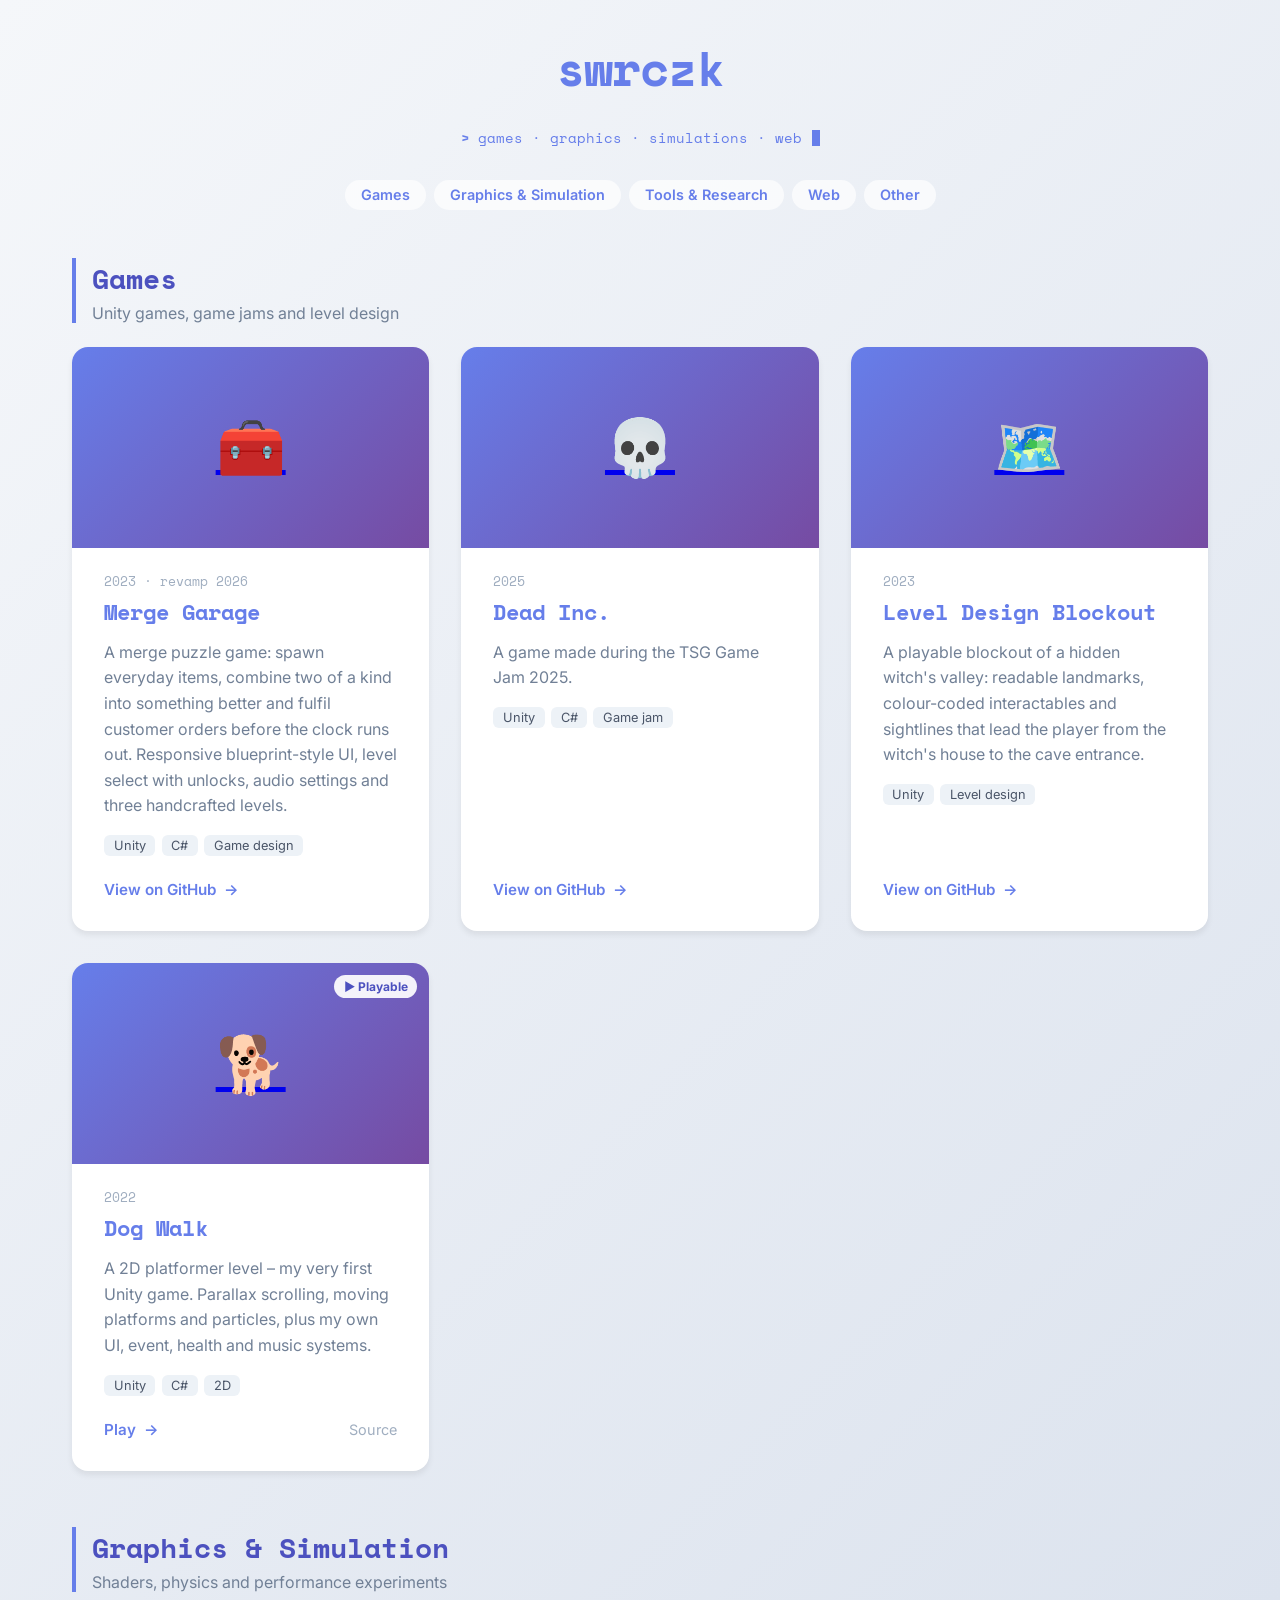
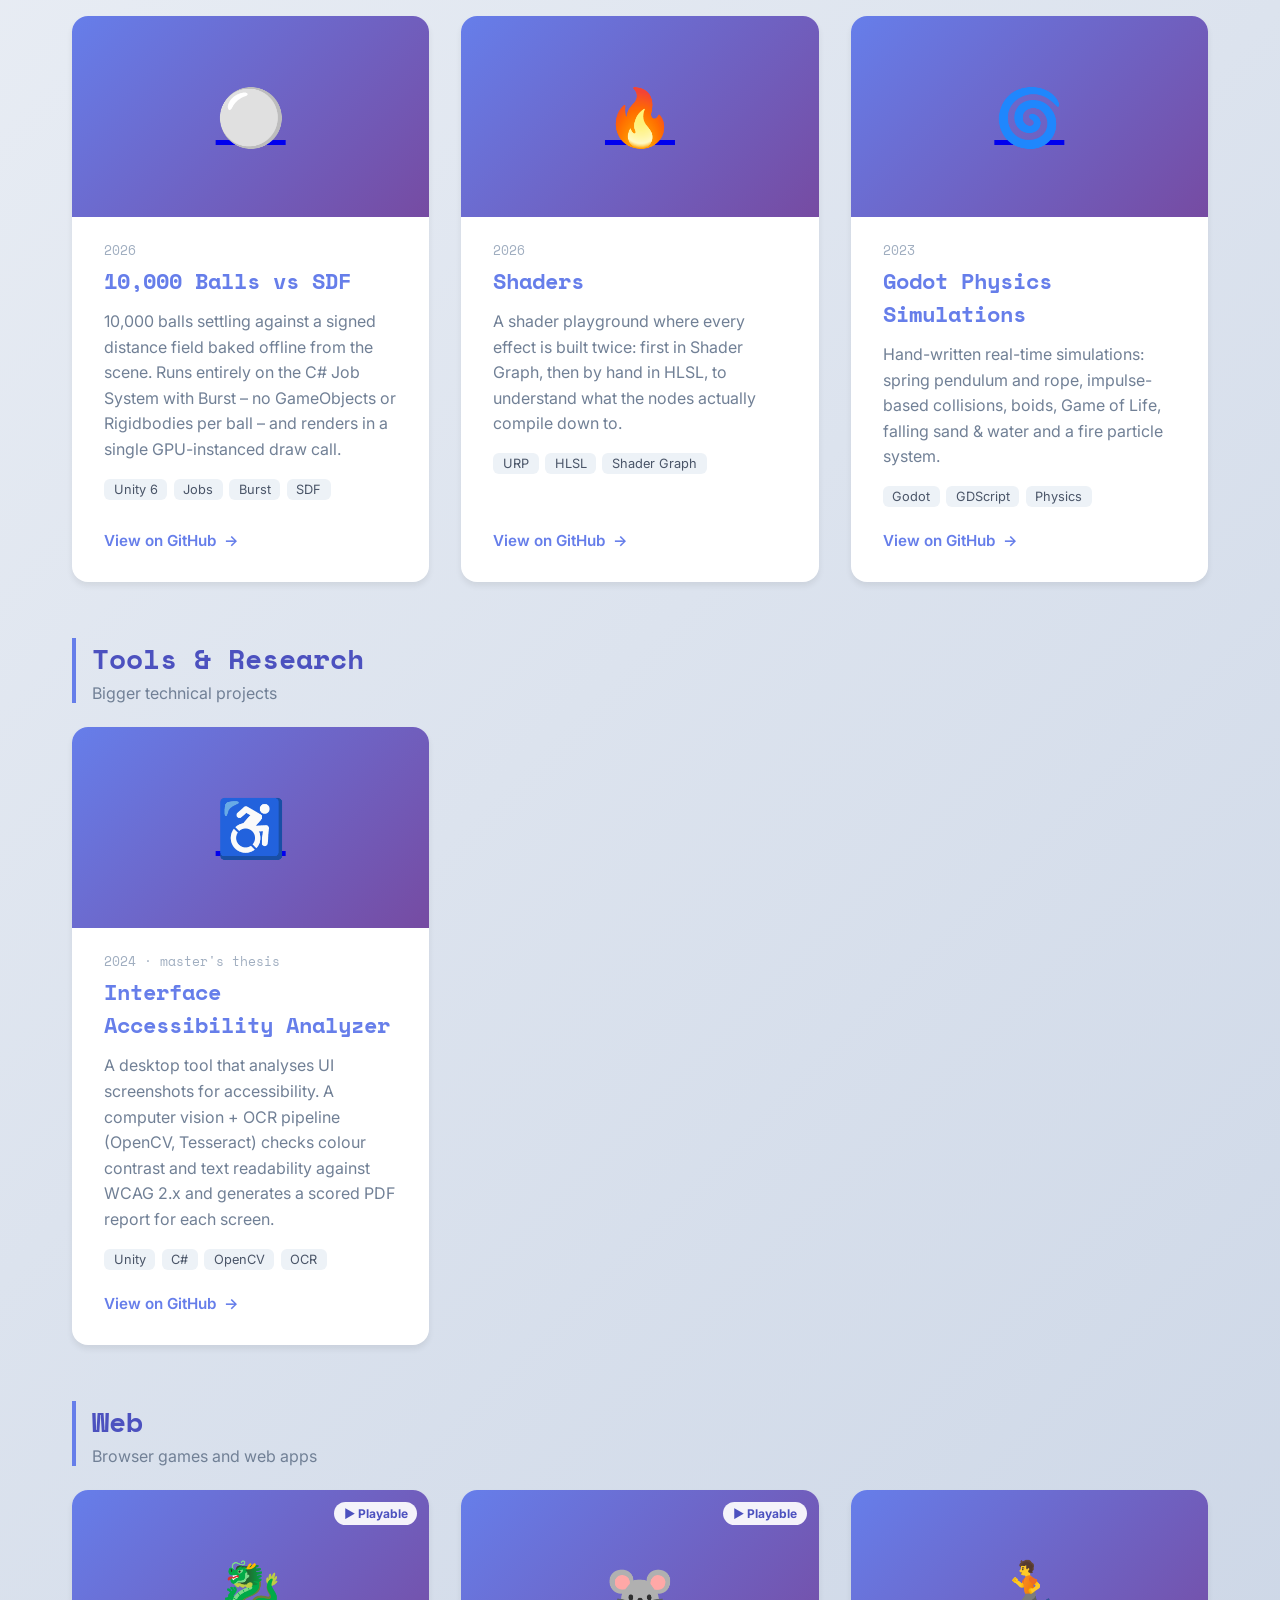
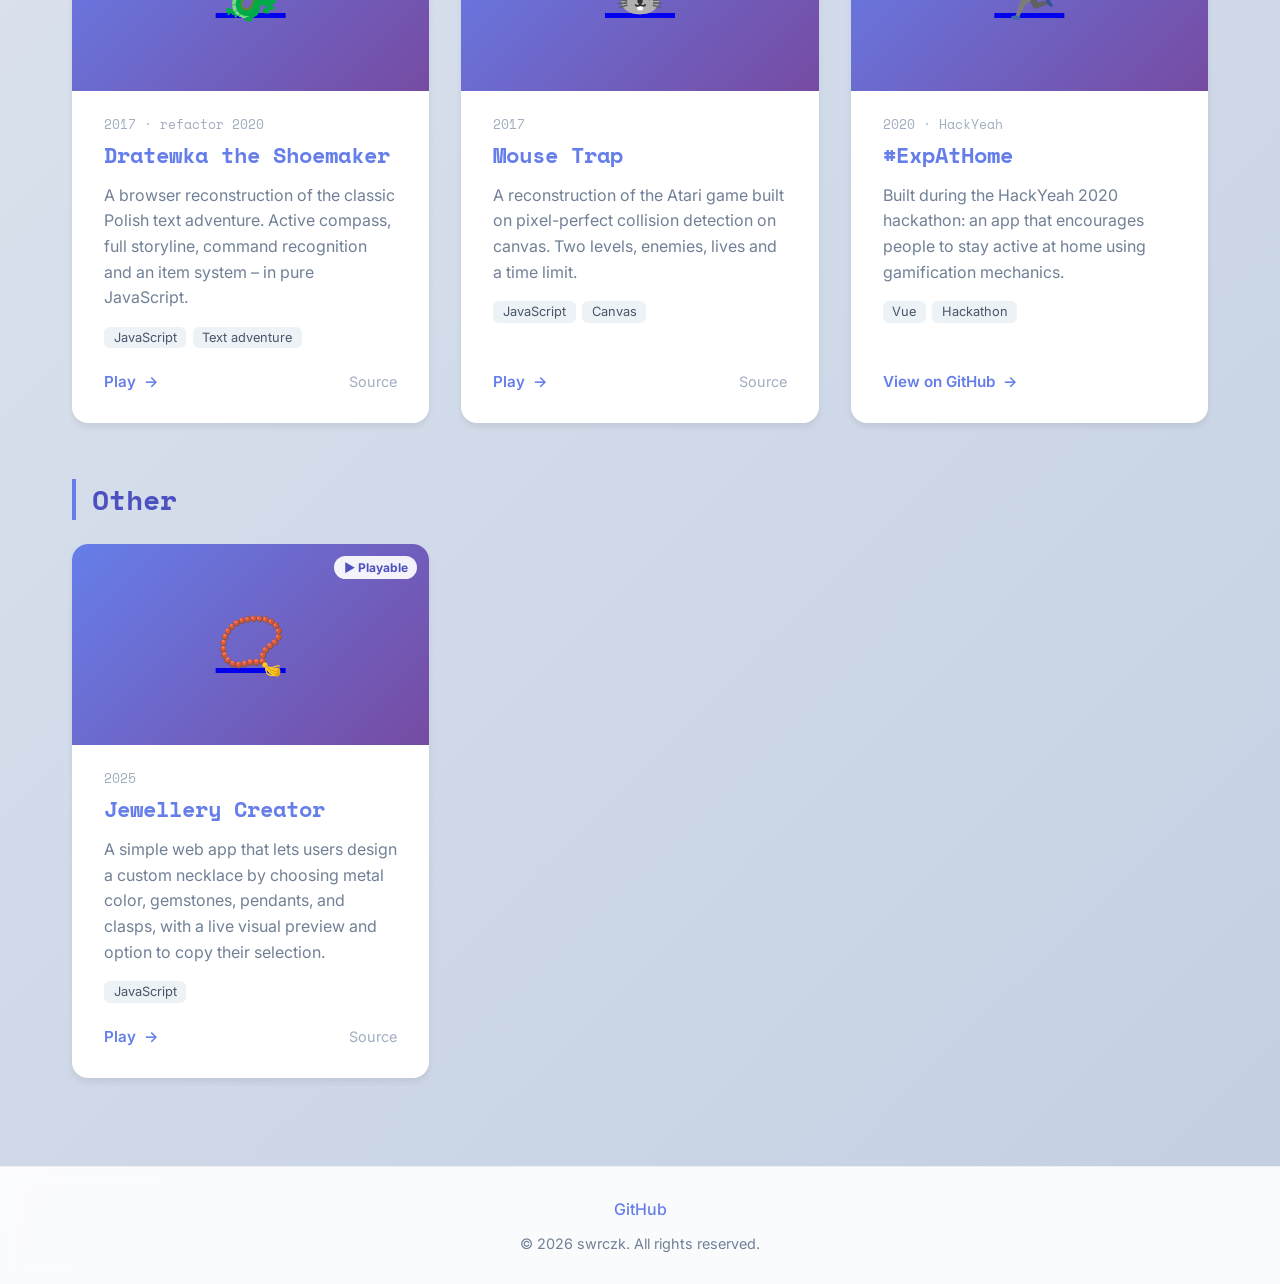
<file: index.html>
<!DOCTYPE html>
<html lang="en">

<head>
  <meta charset="utf-8" />
  <meta name="viewport" content="width=device-width,initial-scale=1" />
  <title>swrczk · portfolio</title>
  <meta name="description" content="Portfolio of swrczk: Unity games, shaders, physics simulations and web projects." />
  <link href="https://fonts.googleapis.com/css2?family=Inter:wght@300;400;600;700&family=Space+Mono:wght@400;700&display=swap" rel="stylesheet">
  <link rel="stylesheet" href="style.css">
</head>

<body>
  <div class="container">
    <header>
      <h1>swrczk</h1>
      <div class="terminal-line">
        <span>games · graphics · simulations · web</span>
      </div>
      <nav class="category-nav" id="categoryNav"></nav>
    </header>

    <main id="categories"></main>
  </div>

  <footer>
    <div class="footer-content">
      <div class="footer-links">
        <a href="https://github.com/swrczk" class="footer-link" target="_blank" rel="noopener">GitHub</a>
        <!-- <a href="mailto:your.email@example.com" class="footer-link">Email</a> -->
        <!-- <a href="https://linkedin.com/in/yourprofile" class="footer-link" target="_blank">LinkedIn</a> -->
      </div>
      <p class="footer-text">© 2026 swrczk. All rights reserved.</p>
    </div>
  </footer>
  <script src="script.js"></script>
</body>

</html>
</file>
<file: style.css>
* {
    margin: 0;
    padding: 0;
    box-sizing: border-box;
}

body {
    font-family: 'Inter', -apple-system, BlinkMacSystemFont, 'Segoe UI', sans-serif;
    background: linear-gradient(135deg, #f5f7fa 0%, #c3cfe2 100%);
    min-height: 100vh;
    display: flex;
    flex-direction: column;
    color: #2d3748;
}

.container {
    max-width: 1200px;
    margin: 0 auto;
    padding: 2rem;
    flex: 1;
}

header {
    text-align: center;
    margin-bottom: 3rem;
    animation: fadeInDown 0.8s ease;
}

h1 {
    font-size: 3rem;
    font-weight: 700;
    color: #667eea;
    margin-bottom: 0.5rem;
    letter-spacing: -0.02em;
    font-family: 'Space Mono', monospace;
    position: relative;
    display: inline-block;
}

h1::after {
    content: '';
    position: absolute;
    bottom: -16px;
    left: 50%;
    transform: translateX(-50%);
    width: 100px;
    height: 8px;
    display: flex;
    gap: 8px;
}

.terminal-line {
    display: flex;
    justify-content: center;
    align-items: center;
    gap: 8px;
    margin-top: 1rem;
    font-family: 'Space Mono', monospace;
    color: #667eea;
    font-size: 0.9rem;
}

.terminal-line::before {
    content: '>';
    font-weight: 700;
    animation: blink 1s step-end infinite;
}

.terminal-line::after {
    content: '';
    width: 8px;
    height: 16px;
    background: #667eea;
    animation: blink 1s step-end infinite;
    margin-left: 2px;
}

.subtitle {
    font-size: 1.25rem;
    color: #718096;
    font-weight: 300;
}

html {
    scroll-behavior: smooth;
}

.category-nav {
    display: flex;
    justify-content: center;
    flex-wrap: wrap;
    gap: 0.5rem;
    margin-top: 2rem;
}

.category-nav a {
    padding: 0.4rem 1rem;
    border-radius: 999px;
    background: rgba(255, 255, 255, 0.7);
    color: #667eea;
    text-decoration: none;
    font-weight: 600;
    font-size: 0.9rem;
    transition: all 0.3s ease;
}

.category-nav a:hover {
    background: #667eea;
    color: white;
}

.category {
    margin-bottom: 3.5rem;
    scroll-margin-top: 1.5rem;
}

.category-header {
    margin-bottom: 1.5rem;
    padding-left: 1rem;
    border-left: 4px solid #667eea;
}

.category-header h2 {
    font-family: 'Space Mono', monospace;
    font-size: 1.75rem;
    color: #4c51bf;
}

.category-header p {
    color: #718096;
    margin-top: 0.25rem;
}

.projects-grid {
    display: grid;
    grid-template-columns: repeat(auto-fill, minmax(320px, 1fr));
    gap: 2rem;
    animation: fadeInUp 0.8s ease 0.2s both;
}

.project-card {
    background: white;
    border-radius: 16px;
    box-shadow: 0 4px 6px rgba(0, 0, 0, 0.07);
    transition: all 0.3s ease;
    color: inherit;
    display: flex;
    flex-direction: column;
    position: relative;
    overflow: hidden;
    animation: fadeInUp 0.6s ease both;
}

.project-card::before {
    content: '';
    position: absolute;
    top: 0;
    left: 0;
    width: 100%;
    height: 4px;
    background: linear-gradient(90deg, #667eea 0%, #764ba2 100%);
    transform: scaleX(0);
    transition: transform 0.3s ease;
    z-index: 1;
}

.project-card:hover {
    transform: translateY(-8px);
    box-shadow: 0 12px 24px rgba(0, 0, 0, 0.15);
}

.project-card:hover::before {
    transform: scaleX(1);
}

.project-thumb {
    position: relative;
    display: flex;
    align-items: center;
    justify-content: center;
    aspect-ratio: 16 / 9;
    background: linear-gradient(135deg, #667eea 0%, #764ba2 100%);
    overflow: hidden;
}

.project-thumb img {
    width: 100%;
    height: 100%;
    object-fit: cover;
    transition: transform 0.4s ease;
}

.project-card:hover .project-thumb img {
    transform: scale(1.04);
}

.thumb-icon {
    font-size: 3.5rem;
}

.badge {
    position: absolute;
    top: 0.75rem;
    right: 0.75rem;
    padding: 0.25rem 0.6rem;
    border-radius: 999px;
    background: rgba(255, 255, 255, 0.92);
    color: #4c51bf;
    font-size: 0.75rem;
    font-weight: 700;
}

.project-body {
    padding: 1.5rem 2rem 2rem;
    display: flex;
    flex-direction: column;
    flex: 1;
}

.project-year {
    font-family: 'Space Mono', monospace;
    font-size: 0.8rem;
    color: #a0aec0;
    margin-bottom: 0.25rem;
}

.project-name {
    font-size: 1.4rem;
    font-weight: 600;
    margin-bottom: 0.75rem;
    color: #667eea;
    font-family: 'Space Mono', monospace;
}

.project-description {
    color: #718096;
    line-height: 1.6;
    margin-bottom: 1rem;
}

.project-tags {
    list-style: none;
    display: flex;
    flex-wrap: wrap;
    gap: 0.4rem;
    margin-bottom: 1.5rem;
}

.project-tags li {
    padding: 0.2rem 0.6rem;
    border-radius: 6px;
    background: #edf2f7;
    color: #4a5568;
    font-size: 0.8rem;
}

.project-actions {
    margin-top: auto;
    display: flex;
    align-items: center;
    justify-content: space-between;
    gap: 1rem;
}

.project-link {
    display: inline-flex;
    align-items: center;
    color: #667eea;
    font-weight: 600;
    font-size: 0.95rem;
    text-decoration: none;
    transition: gap 0.3s ease;
    gap: 0.5rem;
}

.project-link:hover {
    gap: 0.75rem;
}

.arrow {
    transition: transform 0.3s ease;
}

.project-link:hover .arrow {
    transform: translateX(4px);
}

.source-link {
    color: #a0aec0;
    font-size: 0.9rem;
    text-decoration: none;
    transition: color 0.3s ease;
}

.source-link:hover {
    color: #764ba2;
}

footer {
    background: rgba(255, 255, 255, 0.9);
    backdrop-filter: blur(10px);
    padding: 2rem;
    text-align: center;
    border-top: 1px solid rgba(0, 0, 0, 0.05);
    animation: fadeIn 0.8s ease 0.4s both;
}

.footer-content {
    max-width: 1200px;
    margin: 0 auto;
}

.footer-links {
    display: flex;
    justify-content: center;
    gap: 2rem;
    margin-bottom: 1rem;
    flex-wrap: wrap;
}

.footer-link {
    color: #667eea;
    text-decoration: none;
    font-weight: 500;
    transition: color 0.3s ease;
}

.footer-link:hover {
    color: #764ba2;
}

.footer-text {
    color: #718096;
    font-size: 0.9rem;
}

@keyframes fadeInDown {
    from {
        opacity: 0;
        transform: translateY(-20px);
    }

    to {
        opacity: 1;
        transform: translateY(0);
    }
}

@keyframes fadeInUp {
    from {
        opacity: 0;
        transform: translateY(20px);
    }

    to {
        opacity: 1;
        transform: translateY(0);
    }
}

@keyframes fadeIn {
    from {
        opacity: 0;
    }

    to {
        opacity: 1;
    }
}

@keyframes dotPulse {

    0%,
    100% {
        transform: scale(1);
        opacity: 1;
    }

    50% {
        transform: scale(1.5);
        opacity: 0.5;
    }
}

@keyframes blink {

    0%,
    49% {
        opacity: 1;
    }

    50%,
    100% {
        opacity: 0;
    }
}

@media (max-width: 768px) {
    h1 {
        font-size: 2rem;
    }

    .subtitle {
        font-size: 1rem;
    }

    .projects-grid {
        grid-template-columns: 1fr;
        gap: 1.5rem;
    }

    .container {
        padding: 1.5rem 1rem;
    }

    .project-body {
        padding: 1.25rem 1.5rem 1.5rem;
    }
}
</file>
